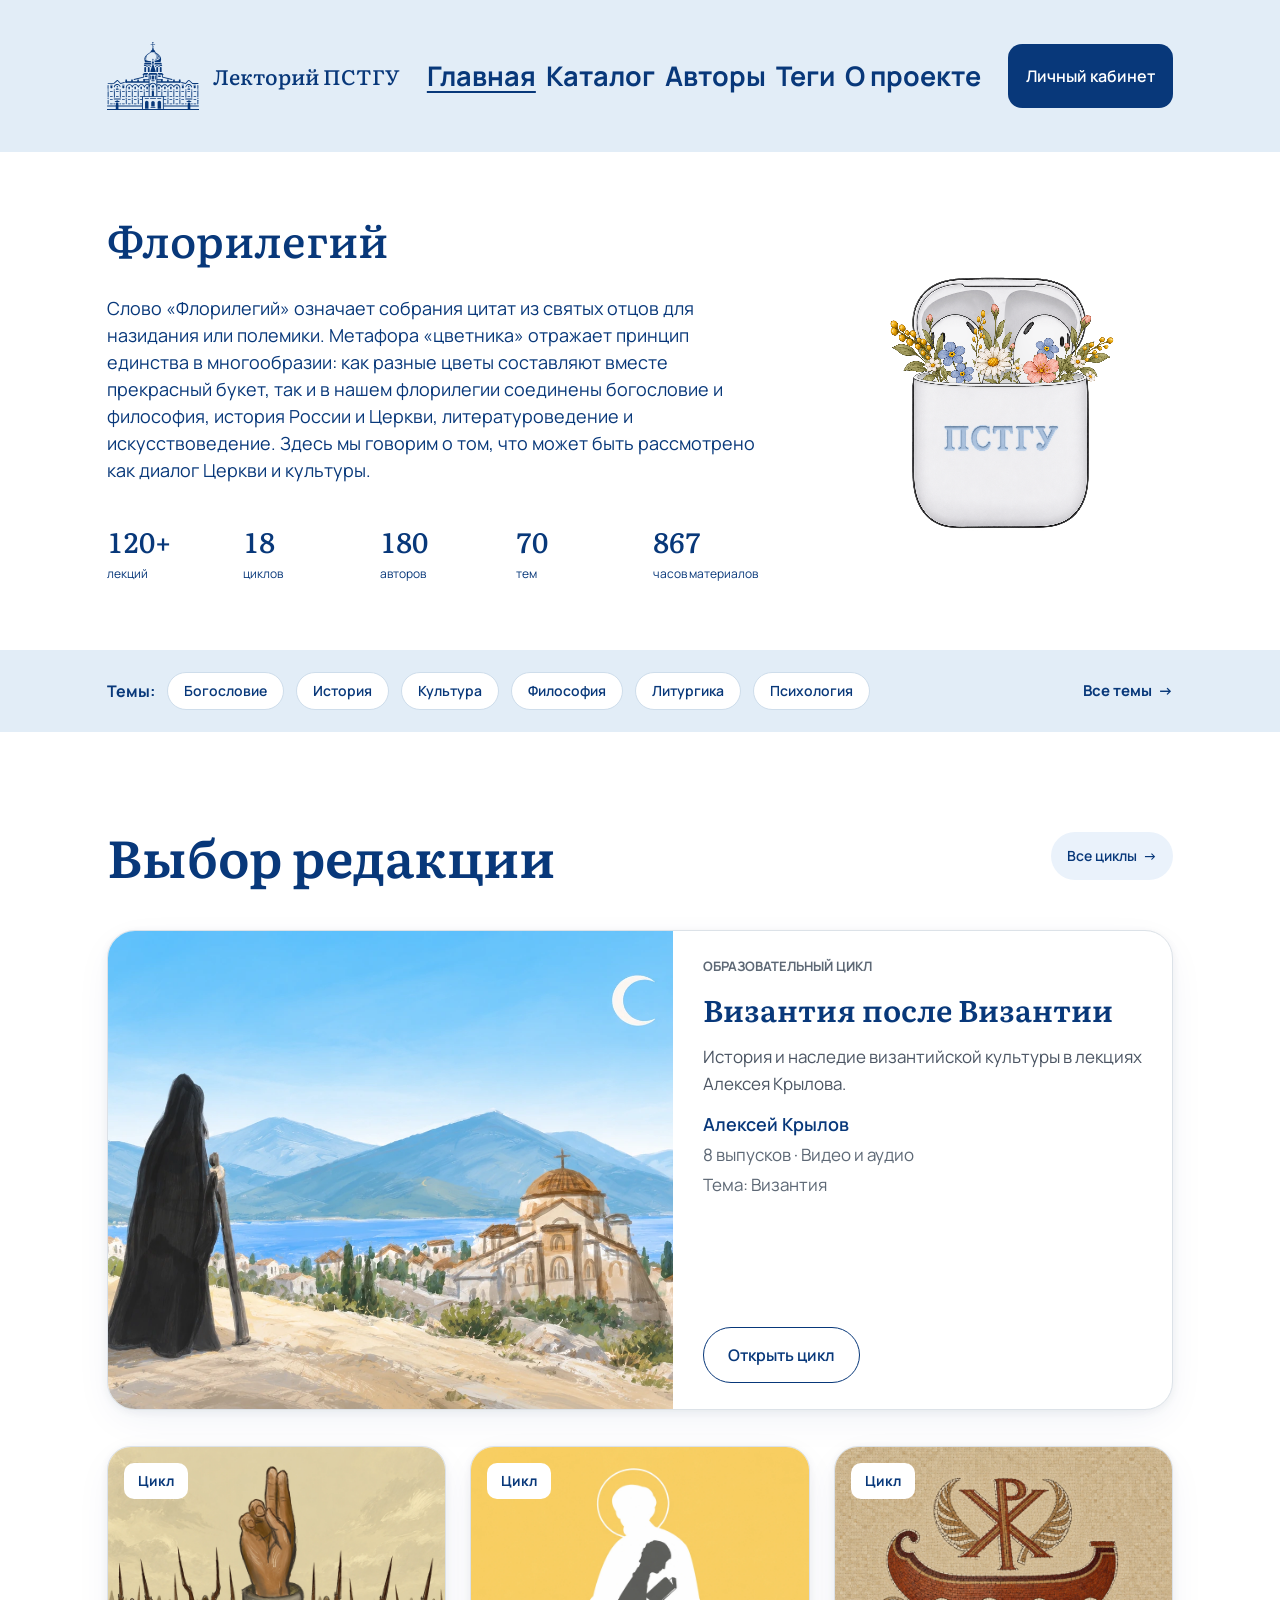
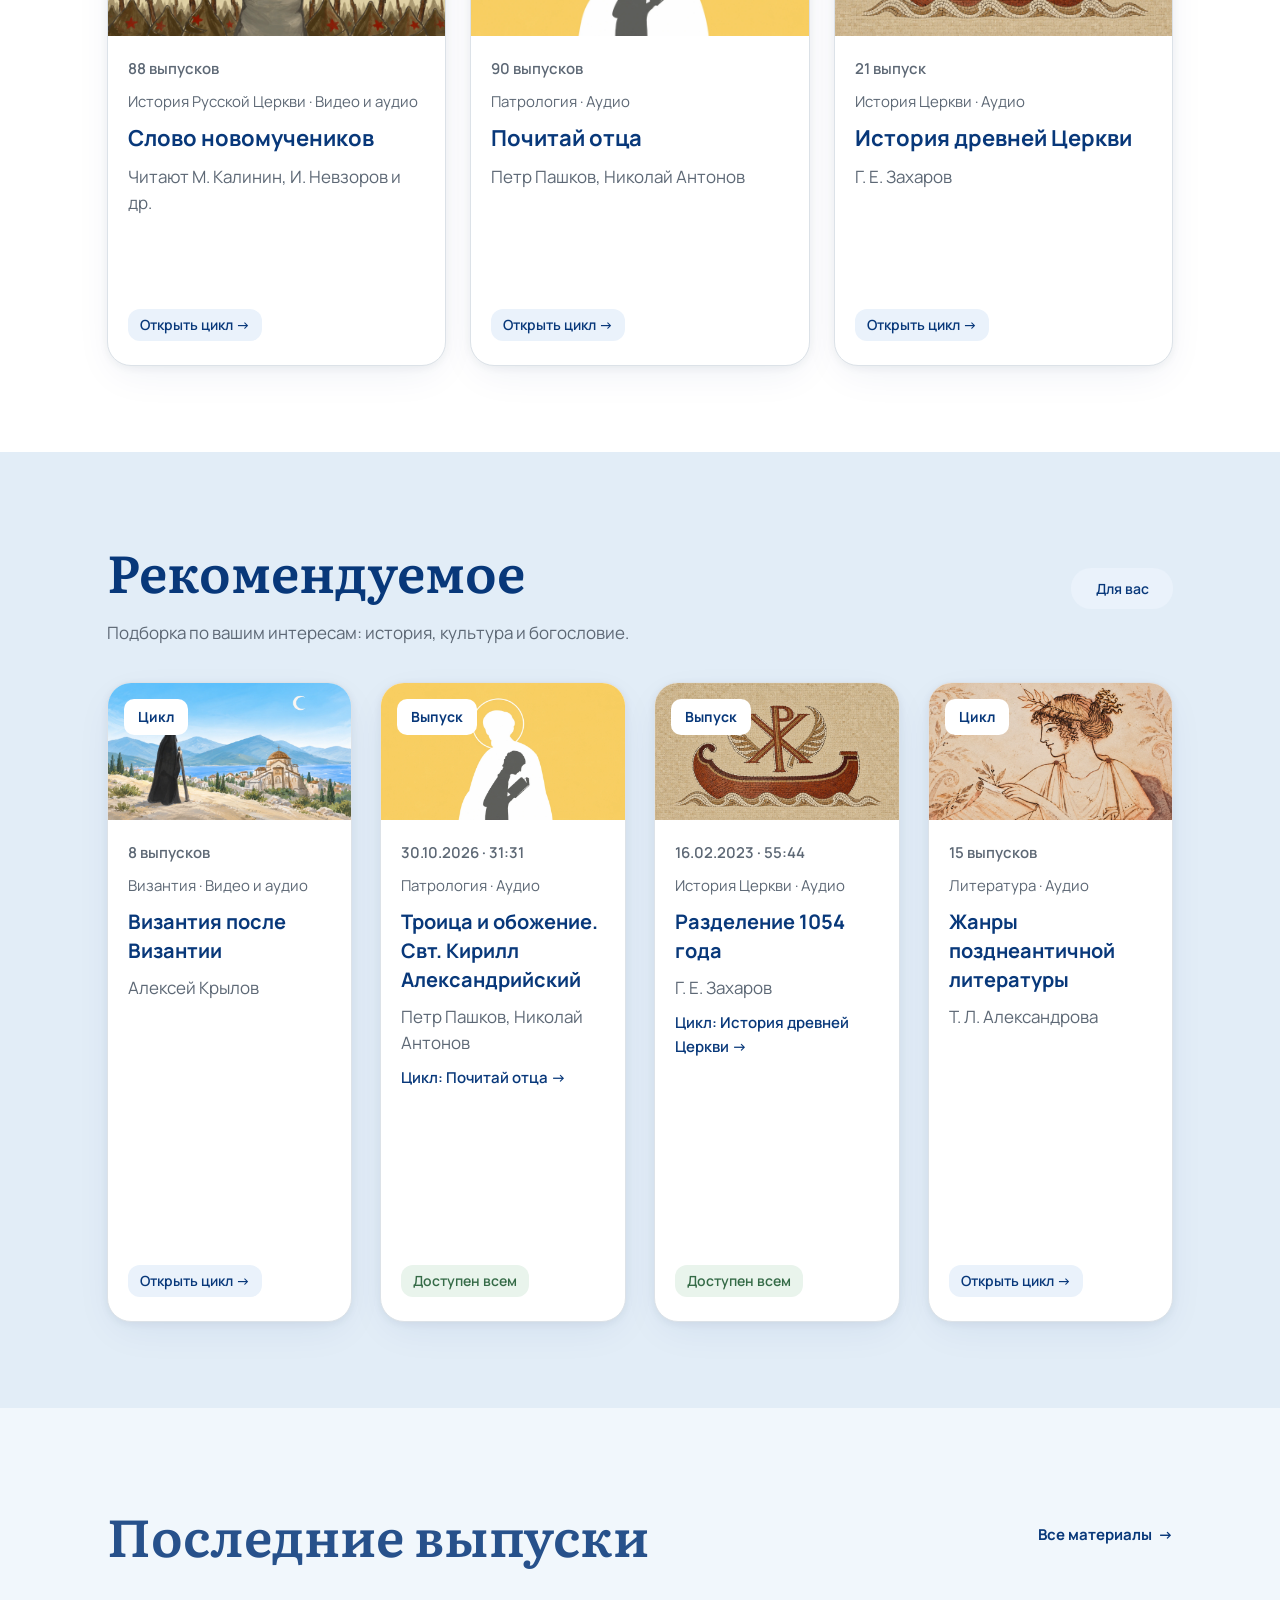
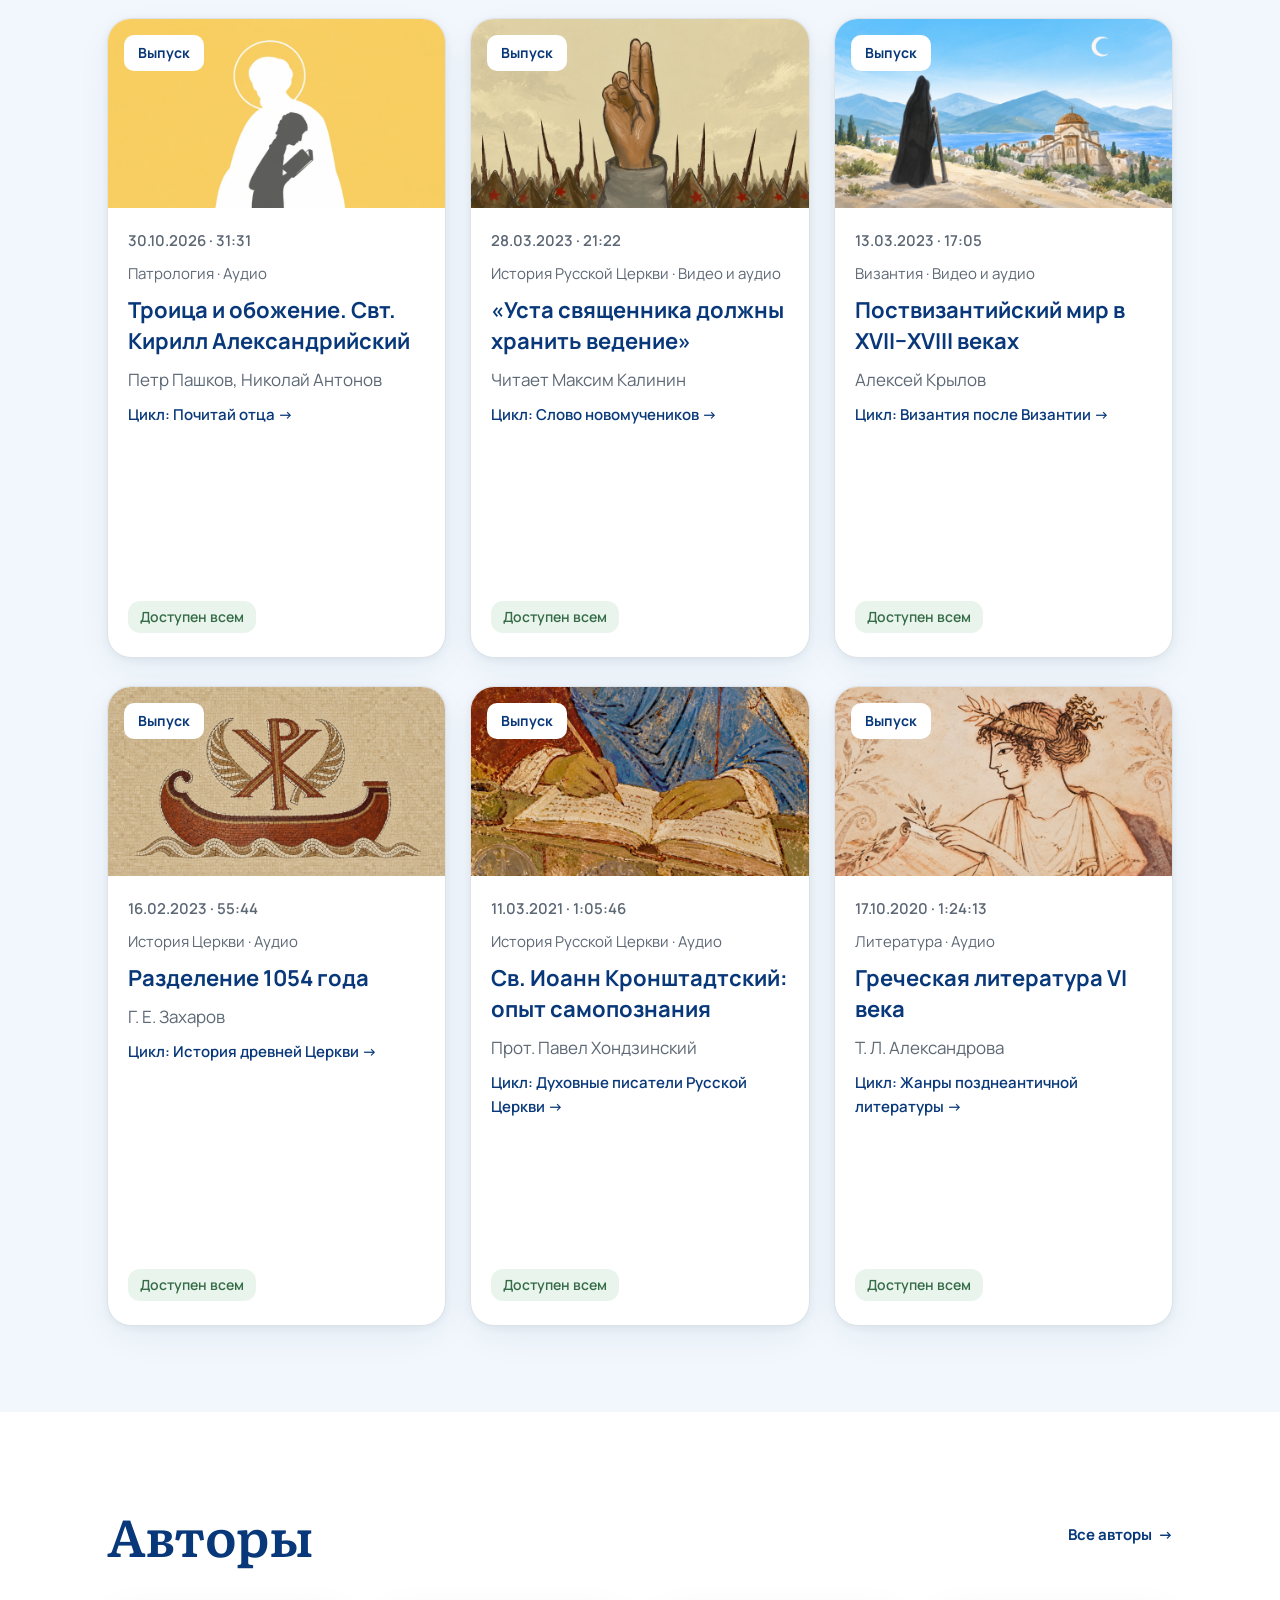
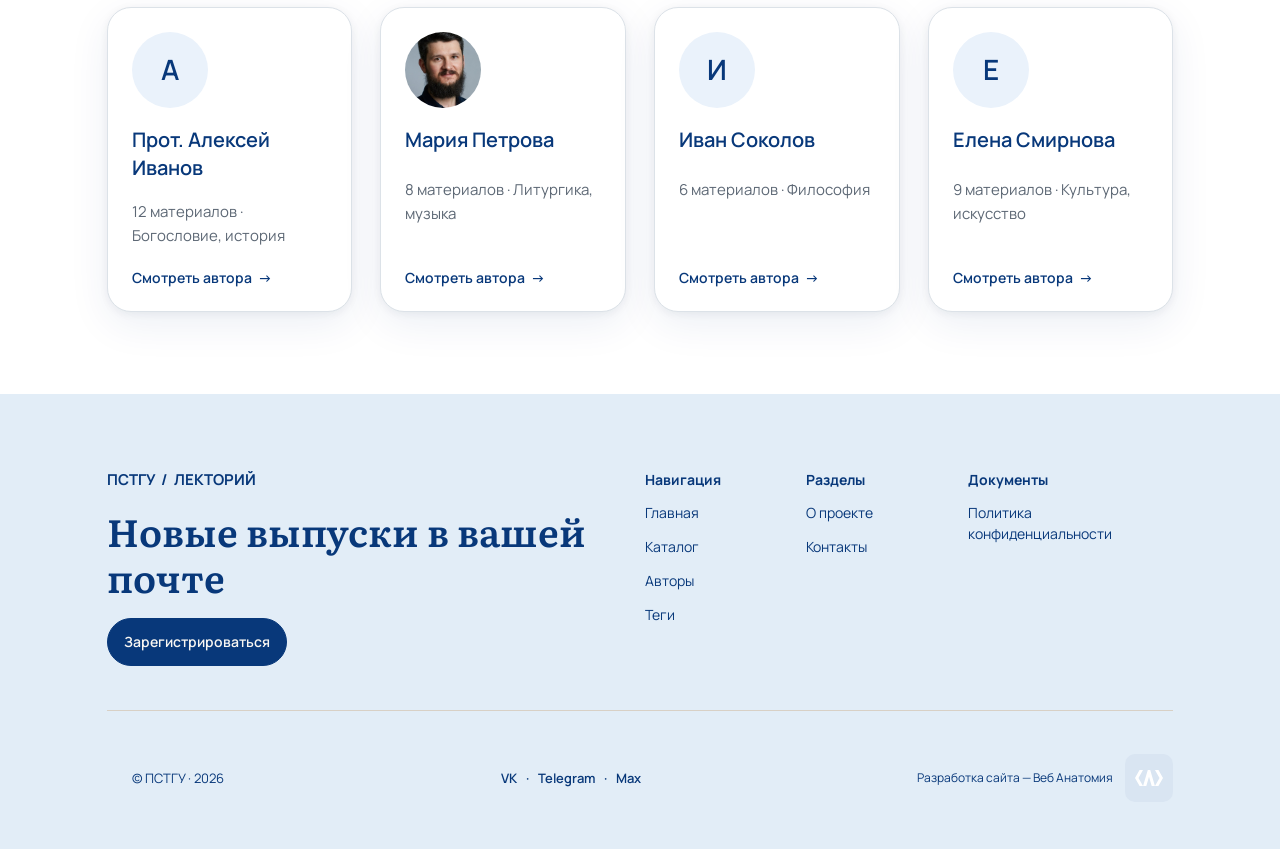
<file: index.html>
<!doctype html>
<html lang="ru">
<head>
  <meta charset="utf-8">
  <meta name="viewport" content="width=device-width,initial-scale=1">
  <meta name="theme-color" content="#08387a">
  <meta name="description" content="Флорилегий — Лекторий ПСТГУ. Богословие и философия, история России и Церкви, литературоведение и искусствоведение.">
  <title>Флорилегий — Лекторий ПСТГУ</title>
  <link rel="stylesheet" href="fonts.css">
  <link rel="stylesheet" href="style.css?v=approved02">
  <link rel="stylesheet" href="content.css">
  <link rel="stylesheet" href="page-effects.css">
  <link rel="stylesheet" href="preloader.css">
  <script src="preloader.js"></script>
  <script type="module" src="hero-sign.js"></script>
  <script defer src="page-effects.js"></script>
  <script defer src="stats-counter.js"></script>
  <script defer src="navigation.js"></script>
</head>
<body id="home">
  <div class="page-preloader" id="page-preloader" aria-hidden="true"><div class="page-preloader-inner"><img src="assets/img2262420725744.svg" alt="" width="92" height="68.3585"><span class="page-preloader-indicator"></span></div></div>
  <header class="site-header" data-node-id="2819:6541">
    <div class="container header-content">
      <div class="brand">
        <a class="brand-building" href="https://pstgu.ru/" aria-label="ПСТГУ" target="_blank" rel="noopener"><img src="assets/img2262420725744.svg" alt="" width="92" height="68.3585"></a>
        <a class="brand-title" href="#home">Лекторий ПСТГУ</a>
      </div>
      <div class="header-menu" id="header-menu">
        <nav class="main-nav" aria-label="Основная навигация">
          <span aria-current="page">Главная</span><span>Каталог</span><span>Авторы</span><span>Теги</span><span>О проекте</span>
        </nav>
      </div>
      <button class="account-button" type="button" data-action="account" aria-label="Личный кабинет" title="Личный кабинет"><svg class="account-icon" viewBox="0 0 24 24" width="24" height="24" fill="none" stroke="currentColor" stroke-width="1.8" stroke-linecap="round" stroke-linejoin="round" aria-hidden="true"><circle cx="12" cy="8" r="3.5"/><path d="M5 20v-1.5a7 7 0 0 1 14 0V20"/></svg><span class="account-label">Личный кабинет</span></button>
      <button class="menu-toggle" type="button" aria-controls="header-menu" aria-expanded="false" aria-label="Открыть меню"><span></span><span></span><span></span></button>
    </div>
  </header>
  <main>
    <section class="hero" id="about" aria-labelledby="hero-title" data-node-id="2759:2335">
      <div class="container hero-content">
        <div class="hero-copy">
          <h1 id="hero-title">Флорилегий</h1>
          <p class="hero-description">Слово «Флорилегий» означает собрания цитат из святых отцов для назидания или полемики. Метафора «цветника» отражает принцип единства в многообразии: как разные цветы составляют вместе прекрасный букет, так и в нашем флорилегии соединены богословие и философия, история России и Церкви, литературоведение и искусствоведение. Здесь мы говорим о том, что может быть рассмотрено как диалог Церкви и культуры.</p>
          <dl class="project-stats">
            <div><dt>120+</dt><dd>лекций</dd></div><div><dt>18</dt><dd>циклов</dd></div><div><dt>180</dt><dd>авторов</dd></div><div><dt>70</dt><dd>тем</dd></div><div><dt>867</dt><dd>часов материалов</dd></div>
          </dl>
        </div>
        <div class="hero-art" data-node-id="2759:2356">
          <div class="hero-motion" id="hero-motion">
            <img src="motion/sign-04-poster.png" alt="Знак «Флорилегия»: белый кейс с наушниками и цветами" width="1104" height="1120" fetchpriority="high">
            <canvas width="1104" height="1120" role="img" aria-label="Знак «Флорилегия»: белый кейс с наушниками и цветами" hidden></canvas>
            <button class="hero-replay" type="button" aria-label="Повторить анимацию знака «Флорилегия»" hidden></button>
          </div>
        </div>
      </div>
    </section>
    <nav class="topics" id="topics" aria-label="Темы" data-node-id="2759:2357">
      <div class="container topics-content"><strong>Темы:</strong>
        <a class="topic" href="https://florilegium.ru/tag/sistematicheskoe-bogoslovie/">Богословие</a>
        <a class="topic" href="https://florilegium.ru/tag/istoriya-rossii/">История</a>
        <a class="topic" href="https://florilegium.ru/rubricator/">Культура</a>
        <a class="topic" href="https://florilegium.ru/tag/russkaya-filosofiya/">Философия</a>
        <a class="topic" href="https://florilegium.ru/rubricator/">Литургика</a>
        <a class="topic" href="https://florilegium.ru/tag/psihologiya-religii/">Психология</a>
        <a class="all-topics" href="https://florilegium.ru/rubricator/">Все темы&nbsp; →</a>
      </div>
    </nav>
    <section class="lc-featured" id="catalog" aria-labelledby="featured-title" data-node-id="1834:881">
  <div class="container lc-featured-content">
    <div class="lc-section-heading lc-section-heading--featured">
      <h2 id="featured-title">Выбор редакции</h2>
      <a class="lc-soft-button" href="https://florilegium.ru/proekty-2/">Все циклы&nbsp; →</a>
    </div>
    <article class="lc-feature-card" data-node-id="1834:887">
      <a class="lc-feature-media" href="https://florilegium.ru/category/all/lectorium/religia-i-kultura/vizantiya-posle-vizantii/" tabindex="-1" aria-hidden="true"><img src="assets/imgCover169.png" alt="" width="1600" height="900" loading="lazy"></a>
      <div class="lc-feature-body">
        <p class="lc-feature-eyebrow">ОБРАЗОВАТЕЛЬНЫЙ ЦИКЛ</p>
        <h3><a href="https://florilegium.ru/category/all/lectorium/religia-i-kultura/vizantiya-posle-vizantii/">Византия после Византии</a></h3>
        <p class="lc-feature-description">История и наследие византийской культуры в лекциях Алексея Крылова.</p>
        <div class="lc-feature-meta">
          <p class="lc-feature-author">Алексей Крылов</p>
          <p>8 выпусков · Видео и аудио</p>
          <p>Тема: Византия</p>
        </div>
        <div class="lc-card-space" aria-hidden="true"></div>
        <a class="lc-outline-button" href="https://florilegium.ru/category/all/lectorium/religia-i-kultura/vizantiya-posle-vizantii/">Открыть цикл</a>
      </div>
    </article>
    <div class="lc-cards-grid lc-cards-grid--featured"><article class="lc-card" data-node-id="1838:723">
  <a class="lc-card-cover" href="https://florilegium.ru/category/all/lectorium/newmartyrs_word/" tabindex="-1" aria-hidden="true">
    <img src="assets/imgCover170.png" alt="" width="1600" height="900" loading="lazy">
    <span class="lc-card-kind">Цикл</span>
  </a>
  <div class="lc-card-body">
    <p class="lc-card-meta">88 выпусков</p>
    <p class="lc-card-topic">История Русской Церкви · Видео и аудио</p>
    <h3 class="lc-card-title"><a href="https://florilegium.ru/category/all/lectorium/newmartyrs_word/">Слово новомучеников</a></h3>
    <p class="lc-card-author">Читают М. Калинин, И. Невзоров и др.</p>
    
    <div class="lc-card-space" aria-hidden="true"></div>
    <a class="lc-card-open" href="https://florilegium.ru/category/all/lectorium/newmartyrs_word/">Открыть цикл →</a>
  </div>
</article><article class="lc-card" data-node-id="1838:735">
  <a class="lc-card-cover" href="https://florilegium.ru/category/all/talks/pochitaj-otcza/" tabindex="-1" aria-hidden="true">
    <img src="assets/imgCover171.png" alt="" width="1600" height="900" loading="lazy">
    <span class="lc-card-kind">Цикл</span>
  </a>
  <div class="lc-card-body">
    <p class="lc-card-meta">90 выпусков</p>
    <p class="lc-card-topic">Патрология · Аудио</p>
    <h3 class="lc-card-title"><a href="https://florilegium.ru/category/all/talks/pochitaj-otcza/">Почитай отца</a></h3>
    <p class="lc-card-author">Петр Пашков, Николай Антонов</p>
    
    <div class="lc-card-space" aria-hidden="true"></div>
    <a class="lc-card-open" href="https://florilegium.ru/category/all/talks/pochitaj-otcza/">Открыть цикл →</a>
  </div>
</article><article class="lc-card" data-node-id="1838:747">
  <a class="lc-card-cover" href="https://florilegium.ru/category/all/lectorium/bogoslovie/church-history/" tabindex="-1" aria-hidden="true">
    <img src="assets/imgCover172.png" alt="" width="1600" height="900" loading="lazy">
    <span class="lc-card-kind">Цикл</span>
  </a>
  <div class="lc-card-body">
    <p class="lc-card-meta">21 выпуск</p>
    <p class="lc-card-topic">История Церкви · Аудио</p>
    <h3 class="lc-card-title"><a href="https://florilegium.ru/category/all/lectorium/bogoslovie/church-history/">История древней Церкви</a></h3>
    <p class="lc-card-author">Г. Е. Захаров</p>
    
    <div class="lc-card-space" aria-hidden="true"></div>
    <a class="lc-card-open" href="https://florilegium.ru/category/all/lectorium/bogoslovie/church-history/">Открыть цикл →</a>
  </div>
</article></div>
  </div>
</section>
<section class="lc-recommended" id="recommended" aria-labelledby="recommended-title" data-node-id="1834:915">
  <div class="container lc-recommended-content">
    <div class="lc-section-heading lc-section-heading--recommended">
      <div class="lc-recommended-intro">
        <h2 id="recommended-title">Рекомендуемое</h2>
        <p>Подборка по вашим интересам: история, культура и богословие.</p>
      </div>
      <span class="lc-for-you">Для вас</span>
    </div>
    <div class="lc-cards-grid lc-cards-grid--recommended"><article class="lc-card lc-card--compact" data-node-id="1838:711">
  <a class="lc-card-cover" href="https://florilegium.ru/category/all/lectorium/religia-i-kultura/vizantiya-posle-vizantii/" tabindex="-1" aria-hidden="true">
    <img src="assets/imgCover169.png" alt="" width="1600" height="900" loading="lazy">
    <span class="lc-card-kind">Цикл</span>
  </a>
  <div class="lc-card-body">
    <p class="lc-card-meta">8 выпусков</p>
    <p class="lc-card-topic">Византия · Видео и аудио</p>
    <h3 class="lc-card-title"><a href="https://florilegium.ru/category/all/lectorium/religia-i-kultura/vizantiya-posle-vizantii/">Византия после Византии</a></h3>
    <p class="lc-card-author">Алексей Крылов</p>
    
    <div class="lc-card-space" aria-hidden="true"></div>
    <a class="lc-card-open" href="https://florilegium.ru/category/all/lectorium/religia-i-kultura/vizantiya-posle-vizantii/">Открыть цикл →</a>
  </div>
</article><article class="lc-card lc-card--compact" data-node-id="1838:771">
  <a class="lc-card-cover" href="https://florilegium.ru/all/talks/troicza-i-obozhenie-svt-kirill-aleksandrijskij-obozhenie-5-pochitaj-otcza/" tabindex="-1" aria-hidden="true">
    <img src="assets/imgCover171.png" alt="" width="1600" height="900" loading="lazy">
    <span class="lc-card-kind">Выпуск</span>
  </a>
  <div class="lc-card-body">
    <p class="lc-card-meta">30.10.2026 · 31:31</p>
    <p class="lc-card-topic">Патрология · Аудио</p>
    <h3 class="lc-card-title"><a href="https://florilegium.ru/all/talks/troicza-i-obozhenie-svt-kirill-aleksandrijskij-obozhenie-5-pochitaj-otcza/">Троица и обожение. Свт. Кирилл Александрийский</a></h3>
    <p class="lc-card-author">Петр Пашков, Николай Антонов</p>
    <a class="lc-card-cycle" href="https://florilegium.ru/category/all/talks/pochitaj-otcza/">Цикл: Почитай отца →</a>
    <div class="lc-card-space" aria-hidden="true"></div>
    <span class="lc-card-access">Доступен всем</span>
  </div>
</article><article class="lc-card lc-card--compact" data-node-id="1838:784">
  <a class="lc-card-cover" href="https://florilegium.ru/all/lectorium/istoriya-czerkvi-21-razdelenie-1054-goda/" tabindex="-1" aria-hidden="true">
    <img src="assets/imgCover172.png" alt="" width="1600" height="900" loading="lazy">
    <span class="lc-card-kind">Выпуск</span>
  </a>
  <div class="lc-card-body">
    <p class="lc-card-meta">16.02.2023 · 55:44</p>
    <p class="lc-card-topic">История Церкви · Аудио</p>
    <h3 class="lc-card-title"><a href="https://florilegium.ru/all/lectorium/istoriya-czerkvi-21-razdelenie-1054-goda/">Разделение 1054 года</a></h3>
    <p class="lc-card-author">Г. Е. Захаров</p>
    <a class="lc-card-cycle" href="https://florilegium.ru/category/all/lectorium/bogoslovie/church-history/">Цикл: История древней Церкви →</a>
    <div class="lc-card-space" aria-hidden="true"></div>
    <span class="lc-card-access">Доступен всем</span>
  </div>
</article><article class="lc-card lc-card--compact" data-node-id="1838:797">
  <a class="lc-card-cover" href="https://florilegium.ru/category/all/lectorium/zhanry-pozdneantichnoj-literatury/" tabindex="-1" aria-hidden="true">
    <img src="assets/imgCover173.png" alt="" width="1600" height="900" loading="lazy">
    <span class="lc-card-kind">Цикл</span>
  </a>
  <div class="lc-card-body">
    <p class="lc-card-meta">15 выпусков</p>
    <p class="lc-card-topic">Литература · Аудио</p>
    <h3 class="lc-card-title"><a href="https://florilegium.ru/category/all/lectorium/zhanry-pozdneantichnoj-literatury/">Жанры позднеантичной литературы</a></h3>
    <p class="lc-card-author">Т. Л. Александрова</p>
    
    <div class="lc-card-space" aria-hidden="true"></div>
    <a class="lc-card-open" href="https://florilegium.ru/category/all/lectorium/zhanry-pozdneantichnoj-literatury/">Открыть цикл →</a>
  </div>
</article></div>
  </div>
</section>
<section class="lc-latest" id="latest" aria-labelledby="latest-title" data-node-id="1834:975">
  <div class="container lc-latest-content">
    <div class="lc-section-heading lc-section-heading--latest">
      <h2 id="latest-title">Последние выпуски</h2>
          <a class="lc-text-link" href="https://florilegium.ru/rubricator/">Все материалы&nbsp; →</a>
    </div>
    <div class="lc-cards-grid lc-cards-grid--latest"><article class="lc-card" data-node-id="1838:810">
  <a class="lc-card-cover" href="https://florilegium.ru/all/talks/troicza-i-obozhenie-svt-kirill-aleksandrijskij-obozhenie-5-pochitaj-otcza/" tabindex="-1" aria-hidden="true">
    <img src="assets/imgCover171.png" alt="" width="1600" height="900" loading="lazy">
    <span class="lc-card-kind">Выпуск</span>
  </a>
  <div class="lc-card-body">
    <p class="lc-card-meta">30.10.2026 · 31:31</p>
    <p class="lc-card-topic">Патрология · Аудио</p>
    <h3 class="lc-card-title"><a href="https://florilegium.ru/all/talks/troicza-i-obozhenie-svt-kirill-aleksandrijskij-obozhenie-5-pochitaj-otcza/">Троица и обожение. Свт. Кирилл Александрийский</a></h3>
    <p class="lc-card-author">Петр Пашков, Николай Антонов</p>
    <a class="lc-card-cycle" href="https://florilegium.ru/category/all/talks/pochitaj-otcza/">Цикл: Почитай отца →</a>
    <div class="lc-card-space" aria-hidden="true"></div>
    <span class="lc-card-access">Доступен всем</span>
  </div>
</article><article class="lc-card" data-node-id="1838:823">
  <a class="lc-card-cover" href="https://florilegium.ru/all/lectorium/newmartyrs_word/usta-svyashhennika-dolzhny-hranit-vedenie-anonimnyj-dokument-polemiki-1927-goda-slovo-novomuchenikov-2-2/" tabindex="-1" aria-hidden="true">
    <img src="assets/imgCover170.png" alt="" width="1600" height="900" loading="lazy">
    <span class="lc-card-kind">Выпуск</span>
  </a>
  <div class="lc-card-body">
    <p class="lc-card-meta">28.03.2023 · 21:22</p>
    <p class="lc-card-topic">История Русской Церкви · Видео и аудио</p>
    <h3 class="lc-card-title"><a href="https://florilegium.ru/all/lectorium/newmartyrs_word/usta-svyashhennika-dolzhny-hranit-vedenie-anonimnyj-dokument-polemiki-1927-goda-slovo-novomuchenikov-2-2/">«Уста священника должны хранить ведение»</a></h3>
    <p class="lc-card-author">Читает Максим Калинин</p>
    <a class="lc-card-cycle" href="https://florilegium.ru/category/all/lectorium/newmartyrs_word/">Цикл: Слово новомучеников →</a>
    <div class="lc-card-space" aria-hidden="true"></div>
    <span class="lc-card-access">Доступен всем</span>
  </div>
</article><article class="lc-card" data-node-id="1838:673">
  <a class="lc-card-cover" href="https://florilegium.ru/all/lectorium/postvizantijskij-mir-v-xvii-xviii-vekah-vizantiya-posle-vizantii-8/" tabindex="-1" aria-hidden="true">
    <img src="assets/imgCover169.png" alt="" width="1600" height="900" loading="lazy">
    <span class="lc-card-kind">Выпуск</span>
  </a>
  <div class="lc-card-body">
    <p class="lc-card-meta">13.03.2023 · 17:05</p>
    <p class="lc-card-topic">Византия · Видео и аудио</p>
    <h3 class="lc-card-title"><a href="https://florilegium.ru/all/lectorium/postvizantijskij-mir-v-xvii-xviii-vekah-vizantiya-posle-vizantii-8/">Поствизантийский мир в XVII–XVIII веках</a></h3>
    <p class="lc-card-author">Алексей Крылов</p>
    <a class="lc-card-cycle" href="https://florilegium.ru/category/all/lectorium/religia-i-kultura/vizantiya-posle-vizantii/">Цикл: Византия после Византии →</a>
    <div class="lc-card-space" aria-hidden="true"></div>
    <span class="lc-card-access">Доступен всем</span>
  </div>
</article><article class="lc-card" data-node-id="1838:850">
  <a class="lc-card-cover" href="https://florilegium.ru/all/lectorium/istoriya-czerkvi-21-razdelenie-1054-goda/" tabindex="-1" aria-hidden="true">
    <img src="assets/imgCover172.png" alt="" width="1600" height="900" loading="lazy">
    <span class="lc-card-kind">Выпуск</span>
  </a>
  <div class="lc-card-body">
    <p class="lc-card-meta">16.02.2023 · 55:44</p>
    <p class="lc-card-topic">История Церкви · Аудио</p>
    <h3 class="lc-card-title"><a href="https://florilegium.ru/all/lectorium/istoriya-czerkvi-21-razdelenie-1054-goda/">Разделение 1054 года</a></h3>
    <p class="lc-card-author">Г. Е. Захаров</p>
    <a class="lc-card-cycle" href="https://florilegium.ru/category/all/lectorium/bogoslovie/church-history/">Цикл: История древней Церкви →</a>
    <div class="lc-card-space" aria-hidden="true"></div>
    <span class="lc-card-access">Доступен всем</span>
  </div>
</article><article class="lc-card" data-node-id="1838:863">
  <a class="lc-card-cover" href="https://florilegium.ru/all/lectorium/lekcziya-8-sv-ioann-kronshtadtskij-opyt-samopoznaniya-kak-zhizn-vo-hriste-novoe-bogoslovie-i-ego-harakternye-cherty/" tabindex="-1" aria-hidden="true">
    <img src="assets/imgCover174.png" alt="" width="1600" height="900" loading="lazy">
    <span class="lc-card-kind">Выпуск</span>
  </a>
  <div class="lc-card-body">
    <p class="lc-card-meta">11.03.2021 · 1:05:46</p>
    <p class="lc-card-topic">История Русской Церкви · Аудио</p>
    <h3 class="lc-card-title"><a href="https://florilegium.ru/all/lectorium/lekcziya-8-sv-ioann-kronshtadtskij-opyt-samopoznaniya-kak-zhizn-vo-hriste-novoe-bogoslovie-i-ego-harakternye-cherty/">Св. Иоанн Кронштадтский: опыт самопознания</a></h3>
    <p class="lc-card-author">Прот. Павел Хондзинский</p>
    <a class="lc-card-cycle" href="https://florilegium.ru/category/all/lectorium/bogoslovie/duhovnye-pisateli-hondzinskij/">Цикл: Духовные писатели Русской Церкви →</a>
    <div class="lc-card-space" aria-hidden="true"></div>
    <span class="lc-card-access">Доступен всем</span>
  </div>
</article><article class="lc-card" data-node-id="1838:876">
  <a class="lc-card-cover" href="https://florilegium.ru/all/lectorium/grecheskaya-literatura-vi-v/" tabindex="-1" aria-hidden="true">
    <img src="assets/imgCover173.png" alt="" width="1600" height="900" loading="lazy">
    <span class="lc-card-kind">Выпуск</span>
  </a>
  <div class="lc-card-body">
    <p class="lc-card-meta">17.10.2020 · 1:24:13</p>
    <p class="lc-card-topic">Литература · Аудио</p>
    <h3 class="lc-card-title"><a href="https://florilegium.ru/all/lectorium/grecheskaya-literatura-vi-v/">Греческая литература VI века</a></h3>
    <p class="lc-card-author">Т. Л. Александрова</p>
    <a class="lc-card-cycle" href="https://florilegium.ru/category/all/lectorium/zhanry-pozdneantichnoj-literatury/">Цикл: Жанры позднеантичной литературы →</a>
    <div class="lc-card-space" aria-hidden="true"></div>
    <span class="lc-card-access">Доступен всем</span>
  </div>
</article></div>
  </div>
</section>

    <section class="authors-section" id="authors" aria-labelledby="authors-title" data-node-id="1834:1062">
      <div class="container authors-content">
        <div class="authors-heading"><h2 id="authors-title">Авторы</h2><a href="https://florilegium.ru/autors/">Все авторы&nbsp; →</a></div>
        <div class="authors-grid">
          <article class="author-card"><span class="author-avatar" aria-hidden="true">А</span><h3>Прот. Алексей Иванов</h3><p>12 материалов · Богословие, история</p><a href="https://florilegium.ru/autors/">Смотреть автора&nbsp; →</a></article>
          <article class="author-card"><span class="author-avatar"><img src="assets/imgImage1.png" alt="Мария Петрова" width="78" height="99" loading="lazy"></span><h3>Мария Петрова</h3><p>8 материалов · Литургика, музыка</p><a href="https://florilegium.ru/autors/">Смотреть автора&nbsp; →</a></article>
          <article class="author-card"><span class="author-avatar" aria-hidden="true">И</span><h3>Иван Соколов</h3><p>6 материалов · Философия</p><a href="https://florilegium.ru/autors/">Смотреть автора&nbsp; →</a></article>
          <article class="author-card"><span class="author-avatar" aria-hidden="true">Е</span><h3>Елена Смирнова</h3><p>9 материалов · Культура, искусство</p><a href="https://florilegium.ru/autors/">Смотреть автора&nbsp; →</a></article>
        </div>
      </div>
    </section>
  </main>
  <footer class="site-footer" data-node-id="1834:1079">
    <div class="container footer-content">
      <div class="footer-top">
        <div class="subscribe"><p class="footer-brand">ПСТГУ&nbsp; /&nbsp; ЛЕКТОРИЙ</p><h2>Новые выпуски в вашей почте</h2><div class="subscribe-action"><button type="button" class="register-button" data-action="register">Зарегистрироваться</button></div></div>
        <nav class="footer-nav" aria-label="Навигация подвала">
          <div><h3>Навигация</h3><a href="#home">Главная</a><a href="#catalog">Каталог</a><a href="#authors">Авторы</a><a href="#topics">Теги</a></div>
          <div><h3>Разделы</h3><a href="https://florilegium.ru/o-proekte/">О проекте</a><span>Контакты</span></div>
          <div><h3>Документы</h3><span>Политика конфиденциальности</span></div>
        </nav>
      </div>
      <div class="footer-divider"></div>
      <div class="footer-bottom"><p>© ПСТГУ · 2026</p><p class="social-links">VK&nbsp;&nbsp; ·&nbsp;&nbsp; Telegram&nbsp;&nbsp; ·&nbsp;&nbsp; Max</p><div class="developer"><span>Разработка сайта — Веб Анатомия</span><span class="developer-logo"><img src="assets/img000052.svg" alt="Веб Анатомия" width="28" height="16.0003"></span></div></div>
    </div>
  </footer>
</body>
</html>
</file>
<file: fonts.css>
/* Local fonts: Google Fonts — Manrope and Literata, Cyrillic included. */
@font-face {
  font-family: 'Literata';
  font-style: normal;
  font-weight: 500;
  font-display: swap;
  src: url(./assets/fonts/literata-500.ttf) format('truetype');
}
@font-face {
  font-family: 'Literata';
  font-style: normal;
  font-weight: 600;
  font-display: swap;
  src: url(./assets/fonts/literata-600.ttf) format('truetype');
}
@font-face {
  font-family: 'Manrope';
  font-style: normal;
  font-weight: 400;
  font-display: swap;
  src: url(./assets/fonts/manrope-400.ttf) format('truetype');
}
@font-face {
  font-family: 'Manrope';
  font-style: normal;
  font-weight: 600;
  font-display: swap;
  src: url(./assets/fonts/manrope-600.ttf) format('truetype');
}
@font-face {
  font-family: 'Manrope';
  font-style: normal;
  font-weight: 700;
  font-display: swap;
  src: url(./assets/fonts/manrope-700.ttf) format('truetype');
}
</file>
<file: style.css>
:root{--brand:#08387a;--text-secondary:#5d6875;--page:#fbfaf7;--surface:#fff;--hero:#f1f7fc;--soft:#e2edf7;--border:#dce2e8;--gutter:clamp(24px,8.333333vw,160px);--content:1600px}
*{box-sizing:border-box}html{scroll-behavior:smooth;scroll-padding-top:24px}body{margin:0;background:var(--page);color:var(--brand);font:400 17px/1.55 Manrope,Arial,sans-serif;-webkit-font-smoothing:antialiased}h1,h2,h3,p,dl,dd{margin:0}a{color:inherit;text-decoration:none}button{font:inherit;color:inherit;cursor:pointer}img{display:block}button,a{-webkit-tap-highlight-color:transparent}a:focus-visible,button:focus-visible,[tabindex]:focus-visible{outline:2px solid var(--brand);outline-offset:5px}a:hover{text-decoration:underline;text-underline-offset:4px}.container{width:min(var(--content),calc(100% - 2*var(--gutter)));margin-inline:auto}
.site-header{position:sticky;top:0;z-index:100;background:var(--soft);padding-block:24px}.header-content{min-height:104px;display:flex;align-items:center;justify-content:space-between;gap:24px}.brand{display:flex;gap:22px;align-items:center;flex-shrink:0}.brand-building{display:flex;align-items:center;justify-content:center;width:92px;height:76px}.brand-title{font:500 30px/44px Literata,Georgia,serif;white-space:nowrap}.main-nav{display:flex;gap:32px;align-items:center;font-size:27px;font-weight:700;line-height:42px}.main-nav>a,.main-nav>span{white-space:nowrap}.main-nav [aria-current=page]{text-decoration:underline;text-underline-offset:5px}.account-button{background:var(--brand);color:white;border:0;border-radius:14px;padding:16px 22px;font-weight:600;font-size:22px;line-height:32px;white-space:nowrap}
.hero{background:var(--surface);padding-block:56px 64px}.hero-content{display:grid;grid-template-columns:minmax(0,1000fr) minmax(0,520fr);gap:80px;align-items:center}.hero-copy{display:flex;flex-direction:column;gap:24px;min-width:0}.hero h1{font:500 64px/92px Literata,Georgia,serif}.hero-description{font-size:24px;line-height:36px;min-height:210px}.project-stats{display:grid;grid-template-columns:repeat(5,minmax(0,1fr));gap:24px;padding-top:16px}.project-stats dt{font:500 38px/48px Literata,Georgia,serif}.project-stats dd{font-size:16px;line-height:24px;margin-top:2px;white-space:nowrap}.hero-art{width:100%;aspect-ratio:1;position:relative;isolation:isolate}
.topics{background:var(--soft)}.topics-content{display:flex;align-items:center;gap:12px;min-height:82px}.topics strong{font-size:16px;line-height:22px;flex-shrink:0}.topic{background:white;border:1px solid #ceddeb;border-radius:999px;font-size:14px;font-weight:600;line-height:20px;padding:8px 16px;white-space:nowrap}.all-topics{font-size:15px;font-weight:700;line-height:20px;margin-left:auto;white-space:nowrap}
.authors-section{background:#fff;padding-block:82px}.authors-content{display:flex;flex-direction:column;gap:31px}.authors-heading{height:82px;display:flex;align-items:center;justify-content:space-between;gap:24px}.authors-heading h2{font:600 52px/70px Literata,Georgia,serif}.authors-heading>a{font-size:15px;font-weight:700;line-height:20px}.authors-grid{display:grid;grid-template-columns:repeat(4,minmax(0,1fr));gap:28px}.author-card{display:flex;flex-direction:column;align-items:flex-start;gap:18px;min-width:0;padding:32px;background:white;border:1px solid var(--border);border-radius:24px;box-shadow:0 2px 8px #1521320f,0 12px 40px #08387a14}.author-avatar{width:76px;height:76px;background:#eaf2fb;display:flex;align-items:center;justify-content:center;flex-shrink:0;border-radius:50%;overflow:hidden;font-size:28px;font-weight:600}.author-avatar>img{width:78px;height:99px;object-fit:cover;flex-shrink:0}.author-card h3{font-size:24px;font-weight:600;line-height:32px;min-height:34px}.author-card p{font-size:15px;line-height:24px;color:var(--text-secondary);min-height:50px}.author-card>a{font-size:14px;line-height:normal;font-weight:600;margin-top:auto}
.site-footer{background:var(--soft);padding-block:76px 42px}.footer-content{display:flex;flex-direction:column;gap:38px}.footer-top{display:grid;grid-template-columns:720fr 790fr;gap:90px}.subscribe{display:flex;flex-direction:column;gap:18px;align-items:flex-start;min-width:0}.footer-brand{font-size:15px;font-weight:700;line-height:20px}.subscribe h2{font:600 38px/46px Literata,Georgia,serif}.subscribe-action{height:54px}.register-button{border:1px solid var(--brand);border-radius:999px;background:var(--brand);color:#f8f6f2;padding:12px 16px;min-height:48px;font-size:14px;font-weight:600;line-height:20px}.footer-nav{display:grid;grid-template-columns:170fr 170fr 270fr;gap:72px;font-size:14px;line-height:21px}.footer-nav>div{display:flex;flex-direction:column;gap:13px}.footer-nav h3{font-size:14px;font-weight:700;line-height:19px}.footer-divider{height:1px;background:#d8d0c5}.footer-bottom{display:flex;min-height:58px;justify-content:space-between;align-items:center;gap:24px;padding-left:25px;font-size:13px;line-height:18px}.social-links{font-weight:600}.developer{display:flex;gap:12px;align-items:center;font-size:12px;line-height:18px}.developer-logo{width:48px;height:48px;border-radius:10px;background:#d9e5f2;display:flex;align-items:center;justify-content:center;flex-shrink:0}
@media(max-width:1750px){.brand{gap:clamp(12px,1.145833vw,22px)}.brand-title{font-size:clamp(21px,1.5625vw,30px)}.header-content{gap:16px}.main-nav{font-size:27px;gap:clamp(12px,1.2vw,32px)}.account-button{font-size:clamp(16px,1.145833vw,22px);padding-inline:18px}.hero-content{gap:clamp(32px,4.166667vw,80px)}.hero h1{font-size:clamp(44px,3.333333vw,64px);line-height:1.4375}.hero-description{font-size:clamp(18px,1.25vw,24px);line-height:1.5;min-height:0}.project-stats{gap:16px}.project-stats dt{font-size:clamp(28px,1.979167vw,38px);line-height:1.263158}.project-stats dd{font-size:clamp(12px,.833333vw,16px)}.hero-art{min-width:0}.author-card{padding:24px}.author-card h3{font-size:20px;line-height:28px}.footer-nav{gap:32px}.footer-top{gap:56px}}
@media(max-width:1250px){:root{--gutter:40px}.header-content{flex-wrap:wrap;gap:18px;min-height:0}.main-nav{order:3;width:100%;justify-content:center;font-size:27px;gap:32px}.brand-title{font-size:25px}.site-header{padding-block:18px}.hero{padding-block:44px}.hero-content{grid-template-columns:minmax(0,1.65fr) minmax(0,1fr);gap:32px}.hero-description{font-size:18px;line-height:28px}.hero-copy{gap:20px}.project-stats{gap:12px}.project-stats dd{font-size:12px;line-height:20px}.project-stats dt{font-size:28px}.topics-content{flex-wrap:wrap;padding-block:18px;min-height:82px;gap:10px}.all-topics{margin-left:12px}.authors-grid{grid-template-columns:repeat(2,minmax(0,1fr));gap:24px}.authors-section{padding-block:64px}.authors-heading h2{font-size:42px;line-height:58px}.authors-heading{height:64px}.author-card h3{font-size:24px;line-height:32px}.author-card{padding:32px}.footer-top{grid-template-columns:1fr;gap:40px}.footer-nav{max-width:790px;gap:40px}.subscribe h2{font-size:34px;line-height:44px}.footer-bottom{padding-left:0;gap:20px;flex-wrap:wrap}.site-footer{padding-block:54px 32px}}
@media(max-width:767px){:root{--gutter:20px}.site-header{padding-block:12px}.header-content{gap:12px}.brand{gap:10px}.brand-building{width:48px;height:42px;overflow:visible}.brand-building>img{transform:scale(.521739);flex-shrink:0}.brand-title{font-size:17px;line-height:24px}.account-button{font-size:12px;line-height:20px;border-radius:9px;padding:10px 12px}.main-nav{justify-content:space-between;gap:12px;flex-wrap:wrap;font-size:27px;line-height:36px}.hero{padding-block:13.6px 20px}.hero-content{grid-template-columns:1fr;gap:6.8px}.hero-copy{gap:16px}.hero h1{font-size:40px;line-height:56px}.hero-description{font-size:clamp(18px,4.8vw,20px);line-height:1.555556}.project-stats{grid-template-columns:repeat(3,minmax(0,1fr));gap:14px 12px;padding-top:4px}.project-stats dt{font-size:30px;line-height:40px}.project-stats dd{font-size:12px;line-height:20px}.hero-art{order:-1;width:81%;max-width:291.6px;justify-self:center;margin-bottom:-10px}.topics-content{gap:8px;padding-block:20px}.topics strong{width:100%;font-size:14px;margin-bottom:4px}.topic{font-size:12px;padding:7px 13px}.all-topics{margin-left:0;font-size:13px;padding:8px 2px}.authors-section{padding-block:44px}.authors-content{gap:24px}.authors-heading{height:auto;min-height:43px;gap:16px}.authors-heading h2{font-size:32px;line-height:43px}.authors-heading>a{font-size:12px}.authors-grid{grid-template-columns:1fr;gap:20px}.author-card{padding:28px;gap:18px}.author-card h3{font-size:22px;line-height:30px}.author-card p{min-height:0}.author-card>a{margin-top:6px}.site-footer{padding-block:40px 26px}.footer-content{gap:28px}.footer-brand{font-size:13px}.subscribe h2{font-size:29px;line-height:39px}.footer-top{gap:32px}.footer-nav{grid-template-columns:1fr 1fr;gap:28px 24px;font-size:13px}.footer-nav>div:last-child{grid-column:1/-1}.footer-bottom{display:grid;grid-template-columns:1fr;font-size:12px;gap:20px}.developer{font-size:11px;justify-content:space-between}.footer-nav h3{font-size:13px}}
@media(max-width:359px){:root{--gutter:16px}.brand-title{font-size:15px}.account-button{font-size:11px;padding-inline:8px}.main-nav{font-size:27px;gap:9px}.hero h1{font-size:36px}.hero-description{font-size:clamp(18px,4.8vw,20px);line-height:1.555556}}
@media(max-width:767px){.brand-title{white-space:normal;max-width:110px;font-size:16px;line-height:22px}}
@media(max-width:359px){.brand-title{max-width:90px;font-size:15px;line-height:21px}}
@media(prefers-reduced-motion:reduce){html{scroll-behavior:auto}}

/* Shared header stays visible; section destinations will be connected later. */
.header-menu{display:contents}
.menu-toggle{display:none}
@media(max-width:767px){
  .navigation-ready .header-content{display:grid;grid-template-columns:minmax(0,1fr) 44px 44px;gap:8px;min-height:44px}
  .navigation-ready .brand{min-width:0}
  .navigation-ready .brand-title{min-width:0}
  .navigation-ready .header-content>.account-button{display:flex;align-items:center;justify-content:center;width:44px;height:44px;padding:0;border-radius:9px}
  .navigation-ready .menu-toggle{display:flex;flex-direction:column;align-items:center;justify-content:center;gap:5px;flex-shrink:0;width:44px;height:44px;padding:10px;border:0;border-radius:8px;background:transparent}
  .menu-toggle span{display:block;width:23px;height:2px;border-radius:1px;background:currentColor;transition:transform .18s ease,opacity .18s ease}
  .site-header[data-menu-open=true] .menu-toggle span:nth-child(1){transform:translateY(7px) rotate(45deg)}
  .site-header[data-menu-open=true] .menu-toggle span:nth-child(2){opacity:0}
  .site-header[data-menu-open=true] .menu-toggle span:nth-child(3){transform:translateY(-7px) rotate(-45deg)}
  .navigation-ready .header-menu{display:none;position:absolute;top:100%;left:0;right:0;max-height:calc(100dvh - 68px);overflow-y:auto;padding:12px var(--gutter) 20px;background:var(--soft);border-top:1px solid var(--border);box-shadow:0 10px 16px #08387a0c}
  .navigation-ready[data-menu-open=true] .header-menu{display:flex;flex-direction:column;gap:16px;align-items:flex-start}
  .navigation-ready .main-nav{order:0;flex-direction:column;align-items:flex-start;gap:0;font-size:27px;line-height:36px}
  .navigation-ready .main-nav>span{display:block;padding-block:9px}
}
@media(prefers-reduced-motion:reduce){.menu-toggle span{transition:none}}

@media(max-width:359px){
  .navigation-ready .header-content{grid-template-columns:minmax(0,1fr) 44px 44px;gap:6px}
  .navigation-ready .brand{gap:8px}
  .navigation-ready .brand-building{width:40px;height:42px}
  .navigation-ready .brand-building>img{transform:scale(.434783)}
  .navigation-ready .brand-title{font-size:14px;line-height:20px}
  .navigation-ready .header-content>.account-button{font-size:11px}
}

.account-icon{display:none}
.hero-motion{position:absolute;inset:0;pointer-events:none}
.hero-motion>img,.hero-motion>canvas{position:absolute;inset:0;width:100%;height:100%;object-fit:contain}
.hero-motion>[hidden]{display:none}
.hero-replay{position:absolute;inset:5% 17% 5%;padding:0;border:0;border-radius:24%;background:none;pointer-events:auto}
@media(max-width:767px){.account-icon{display:block}.account-label{display:none}}

/* Keep the fixed 27px navigation inside the header on narrow desktops. */
@media(min-width:1251px) and (max-width:1350px){.header-content{gap:8px}.main-nav{gap:10px}}
</file>
<file: content.css>
/* Content sections from Figma frame 1834:644, 1920px desktop reference. */
.lc-featured,.lc-recommended,.lc-latest{color:#08387a;font-family:Manrope,Arial,sans-serif}
.lc-featured{background:#fff;padding-block:86px}
.lc-recommended{background:#e2edf7;padding-block:80px 86px}
.lc-latest{background:#f1f7fc;padding-block:86px}
.lc-featured-content,.lc-recommended-content,.lc-latest-content{display:flex;flex-direction:column;align-items:stretch;gap:36px}
.lc-latest-content{gap:42px}
.lc-section-heading{display:flex;align-items:center;justify-content:space-between;gap:24px;min-width:0}
.lc-section-heading--featured{height:76px}
.lc-section-heading--latest{height:82px}
.lc-section-heading h2{margin:0;font:600 52px/70px Literata,Georgia,serif;color:#08387a}
.lc-section-heading--latest h2{color:#27518b}
.lc-recommended-intro{display:flex;flex-direction:column;gap:10px;min-width:0}
.lc-section-heading--recommended h2{line-height:78px}
.lc-recommended-intro>p{margin:0;font-size:17px;line-height:26px;color:#5d6875}
.lc-soft-button,.lc-outline-button,.lc-for-you{flex-shrink:0;display:inline-flex;align-items:center;justify-content:center;text-decoration:none;color:#08387a;font-weight:600}
.lc-soft-button{height:48px;padding:12px 16px;border-radius:999px;background:#eaf2fb;font-size:14px;line-height:20px;white-space:nowrap}
.lc-outline-button{height:56px;padding:16px 24px;border:1px solid #08387a;border-radius:999px;background:#fff;font-size:16px;line-height:24px;white-space:nowrap}
.lc-for-you{padding:10px 16px;border-radius:20px;background:#eaf2fb;font-size:14px;line-height:21px;min-width:102px}
.lc-text-link{font-size:15px;font-weight:700;line-height:20px;white-space:nowrap;color:#08387a;text-decoration:none}
.lc-feature-card,.lc-card{background:#fff;border:1px solid #dce2e8;box-shadow:0 2px 8px rgba(21,33,50,.06),0 12px 40px -8px rgba(8,56,122,.08);overflow:hidden;min-width:0}
.lc-feature-card{display:grid;grid-template-columns:53.066333% minmax(0,1fr);height:480px;border-radius:28px}
.lc-feature-media{display:block;height:100%;min-width:0;overflow:hidden}
.lc-feature-media img{display:block;width:100%;height:100%;object-fit:cover}
.lc-feature-body{display:flex;flex-direction:column;align-items:flex-start;gap:14px;padding:30px 44px;min-width:0;min-height:0}
.lc-feature-eyebrow{margin:0;font-size:13px;font-weight:700;line-height:18px;color:#5d6875}
.lc-feature-body h3{margin:0;font:600 36px/45px Literata,Georgia,serif;color:#08387a}
.lc-feature-body h3 a{color:inherit;text-decoration:none}
.lc-feature-description{margin:0;font-size:17px;line-height:27px;color:#4b5563}
.lc-feature-meta{display:flex;flex-direction:column;gap:4px;font-size:17px;line-height:26px;color:#5d6875}
.lc-feature-meta p{margin:0}
.lc-feature-meta .lc-feature-author{font-size:18px;font-weight:600;line-height:27px;color:#08387a}
.lc-cards-grid{display:grid;grid-template-columns:repeat(3,minmax(0,1fr));gap:24px}
.lc-cards-grid--recommended{grid-template-columns:repeat(4,minmax(0,1fr));gap:28px}
.lc-cards-grid--latest{row-gap:28px}
.lc-card{display:flex;flex-direction:column;border-radius:24px;height:690px}
.lc-cards-grid--featured .lc-card{height:555px}
.lc-card--compact{height:650px}
.lc-card-cover{display:block;position:relative;flex:0 0 auto;aspect-ratio:16/9;width:100%;overflow:hidden;text-decoration:none}
.lc-card-cover img{display:block;width:100%;height:100%;object-fit:cover}
.lc-card-kind{position:absolute;top:16px;left:16px;padding:8px 14px;border-radius:10px;background:#fff;color:#08387a;font-size:14px;font-weight:700;line-height:20px;white-space:nowrap}
.lc-card-body{display:flex;flex:1;flex-direction:column;align-items:flex-start;gap:10px;min-height:0;padding:22px 24px 24px}
.lc-card-body>p,.lc-card-body>h3{margin:0;width:100%;overflow-wrap:break-word}
.lc-card-meta{font-size:15px;font-weight:600;line-height:22px;color:#5d6875}
.lc-card-topic{font-size:15px;font-weight:400;line-height:23px;color:#5d6875}
.lc-card-title{font:700 24px/34px Manrope,Arial,sans-serif;color:#08387a}
.lc-card-title a{color:inherit;text-decoration:none}
.lc-card-author{font-size:17px;font-weight:400;line-height:26px;color:#5d6875}
.lc-card-cycle{font-size:15px;font-weight:600;line-height:24px;color:#08387a;text-decoration:none}
.lc-card-space{flex:1;min-height:0;width:100%}
.lc-card-open,.lc-card-access{display:inline-block;flex-shrink:0;padding:6px 12px;border-radius:12px;font-size:14px;font-weight:600;line-height:20px;text-decoration:none;white-space:nowrap}
.lc-card-open{background:#eaf2fb;color:#08387a}
.lc-card-access{background:#e9f4ec;color:#356b47}
.lc-card--compact .lc-card-title{font-size:22px;line-height:31px}
.lc-featured a:focus-visible,.lc-recommended a:focus-visible,.lc-latest a:focus-visible{outline:2px solid #08387a;outline-offset:4px}
.lc-card-title a:hover,.lc-card-cycle:hover,.lc-feature-body h3 a:hover,.lc-text-link:hover{text-decoration:underline;text-underline-offset:3px}
@media(max-width:1399px){
  .lc-feature-body{padding:26px 30px}
  .lc-feature-body h3{font-size:30px;line-height:40px}
  .lc-cards-grid--featured .lc-card{height:auto;min-height:520px}
  .lc-card-body{padding-inline:20px}
  .lc-card{height:auto;min-height:640px}
  .lc-card--compact{min-height:640px}
  .lc-card-title{font-size:22px;line-height:31px}
  .lc-card--compact .lc-card-title{font-size:20px;line-height:29px}
}
@media(max-width:1199px){
  .lc-featured,.lc-recommended,.lc-latest{padding-block:64px}
  .lc-section-heading h2{font-size:42px;line-height:58px}
  .lc-section-heading--featured,.lc-section-heading--latest{height:auto;min-height:64px}
  .lc-section-heading--recommended h2{line-height:64px}
  .lc-feature-card{grid-template-columns:1fr 1fr;height:auto;min-height:440px}
  .lc-feature-body{padding:26px;gap:14px}
  .lc-feature-body h3{font-size:28px;line-height:36px}
  .lc-feature-eyebrow{font-size:11px;line-height:18px}
  .lc-feature-description{font-size:16px;line-height:25px}
  .lc-feature-meta{font-size:16px;line-height:25px}
  .lc-feature-meta .lc-feature-author{font-size:17px;line-height:26px}
  .lc-cards-grid{grid-template-columns:repeat(2,minmax(0,1fr));gap:24px}
  .lc-card,.lc-card--compact{min-height:630px}
  .lc-cards-grid--featured .lc-card{min-height:520px}
  .lc-card--compact .lc-card-title{font-size:22px;line-height:31px}
}
@media(min-width:768px) and (max-width:1023px){
  .lc-feature-card{grid-template-columns:1fr;min-height:0}
  .lc-feature-media{height:auto;aspect-ratio:16/9}
  .lc-feature-body .lc-card-space{display:none}
}
@media(max-width:767px){
  .lc-featured,.lc-recommended,.lc-latest{padding-block:44px}
  .lc-featured-content,.lc-recommended-content,.lc-latest-content{gap:24px}
  .lc-section-heading{gap:16px;align-items:center}
  .lc-section-heading h2{font-size:32px;line-height:43px}
  .lc-section-heading--featured,.lc-section-heading--latest{min-height:0}
  .lc-section-heading--recommended h2{line-height:43px}
  .lc-section-heading--recommended{align-items:flex-start}
  .lc-recommended-intro{gap:10px}
  .lc-recommended-intro>p{font-size:15px;line-height:24px}
  .lc-for-you{min-width:0;padding:8px 12px;font-size:12px;line-height:20px}
  .lc-soft-button{height:40px;padding:10px 12px;font-size:12px;line-height:20px}
  .lc-text-link{font-size:12px;line-height:20px}
  .lc-feature-card{grid-template-columns:1fr;border-radius:24px;min-height:0}
  .lc-feature-media{height:auto;aspect-ratio:16/9}
  .lc-feature-body{padding:24px;gap:14px}
  .lc-feature-body h3{font-size:28px;line-height:37px}
  .lc-feature-body .lc-card-space{display:none}
  .lc-outline-button{height:48px;padding:12px 20px;font-size:14px;line-height:24px;margin-top:6px}
  .lc-cards-grid{grid-template-columns:1fr;gap:24px}
  .lc-card,.lc-card--compact,.lc-cards-grid--featured .lc-card{height:auto;min-height:0}
  .lc-card-body{padding:22px 24px 24px;gap:10px}
  .lc-card-title,.lc-card--compact .lc-card-title{font-size:22px;line-height:31px}
  .lc-card-space{flex:0 0 12px}
}
@media(max-width:479px){
  .lc-section-heading h2{font-size:28px;line-height:39px}
  .lc-section-heading--recommended h2{line-height:39px}
  .lc-section-heading--featured,.lc-section-heading--latest,.lc-section-heading--recommended{flex-wrap:wrap;gap:12px}
  .lc-feature-body,.lc-card-body{padding-inline:20px}
  .lc-feature-body h3{font-size:26px;line-height:35px}
}
</file>
<file: page-effects.css>
/* Quiet entrance motion; content remains visible without JavaScript. */
.project-stats dt{font-variant-numeric:tabular-nums}
.scroll-reveal{transition:opacity .6s ease,transform .6s cubic-bezier(.2,.65,.3,1);transition-delay:var(--reveal-delay,0ms)}
.scroll-reveal.is-pending{opacity:0;transform:translateY(12px)}
.scroll-reveal.is-visible{opacity:1;transform:none}
@media(hover:hover) and (pointer:fine) and (prefers-reduced-motion:no-preference){
  .lc-card-cover img,.lc-feature-media img{transition:transform .45s cubic-bezier(.2,.65,.3,1);transform-origin:center}
  .lc-card:hover .lc-card-cover img,.lc-feature-card:hover .lc-feature-media img{transform:scale(1.035)}
}
@media(prefers-reduced-motion:reduce){
  .scroll-reveal,.scroll-reveal.is-pending,.scroll-reveal.is-visible{opacity:1;transform:none;transition:none}
}
</file>
<file: preloader.css>
.page-preloader{display:none;position:fixed;inset:0;z-index:1000;background:#f1f7fc;place-items:center;opacity:1;transition:opacity .2s ease;pointer-events:none}
html[data-preloader-state="loading"] .page-preloader,html[data-preloader-state="leaving"] .page-preloader{display:grid}
html[data-preloader-state="loading"] .page-preloader{pointer-events:auto}
html[data-preloader-state="leaving"] .page-preloader{opacity:0}
.page-preloader-inner{display:flex;flex-direction:column;align-items:center;gap:24px}
.page-preloader img{display:block;width:92px;height:68.3585px;object-fit:contain}
.page-preloader-indicator{display:block;width:64px;height:3px;border-radius:2px;background:#d5e4f1;overflow:hidden}
.page-preloader-indicator::after{content:"";display:block;width:30px;height:3px;border-radius:2px;background:#08387a;animation:lectorium-loading 1s ease-in-out infinite alternate}
@keyframes lectorium-loading{from{transform:translateX(-20px)}to{transform:translateX(54px)}}
@media(prefers-reduced-motion:reduce){.page-preloader{transition:none}.page-preloader-indicator::after{animation:none;transform:translateX(17px)}}
</file>
